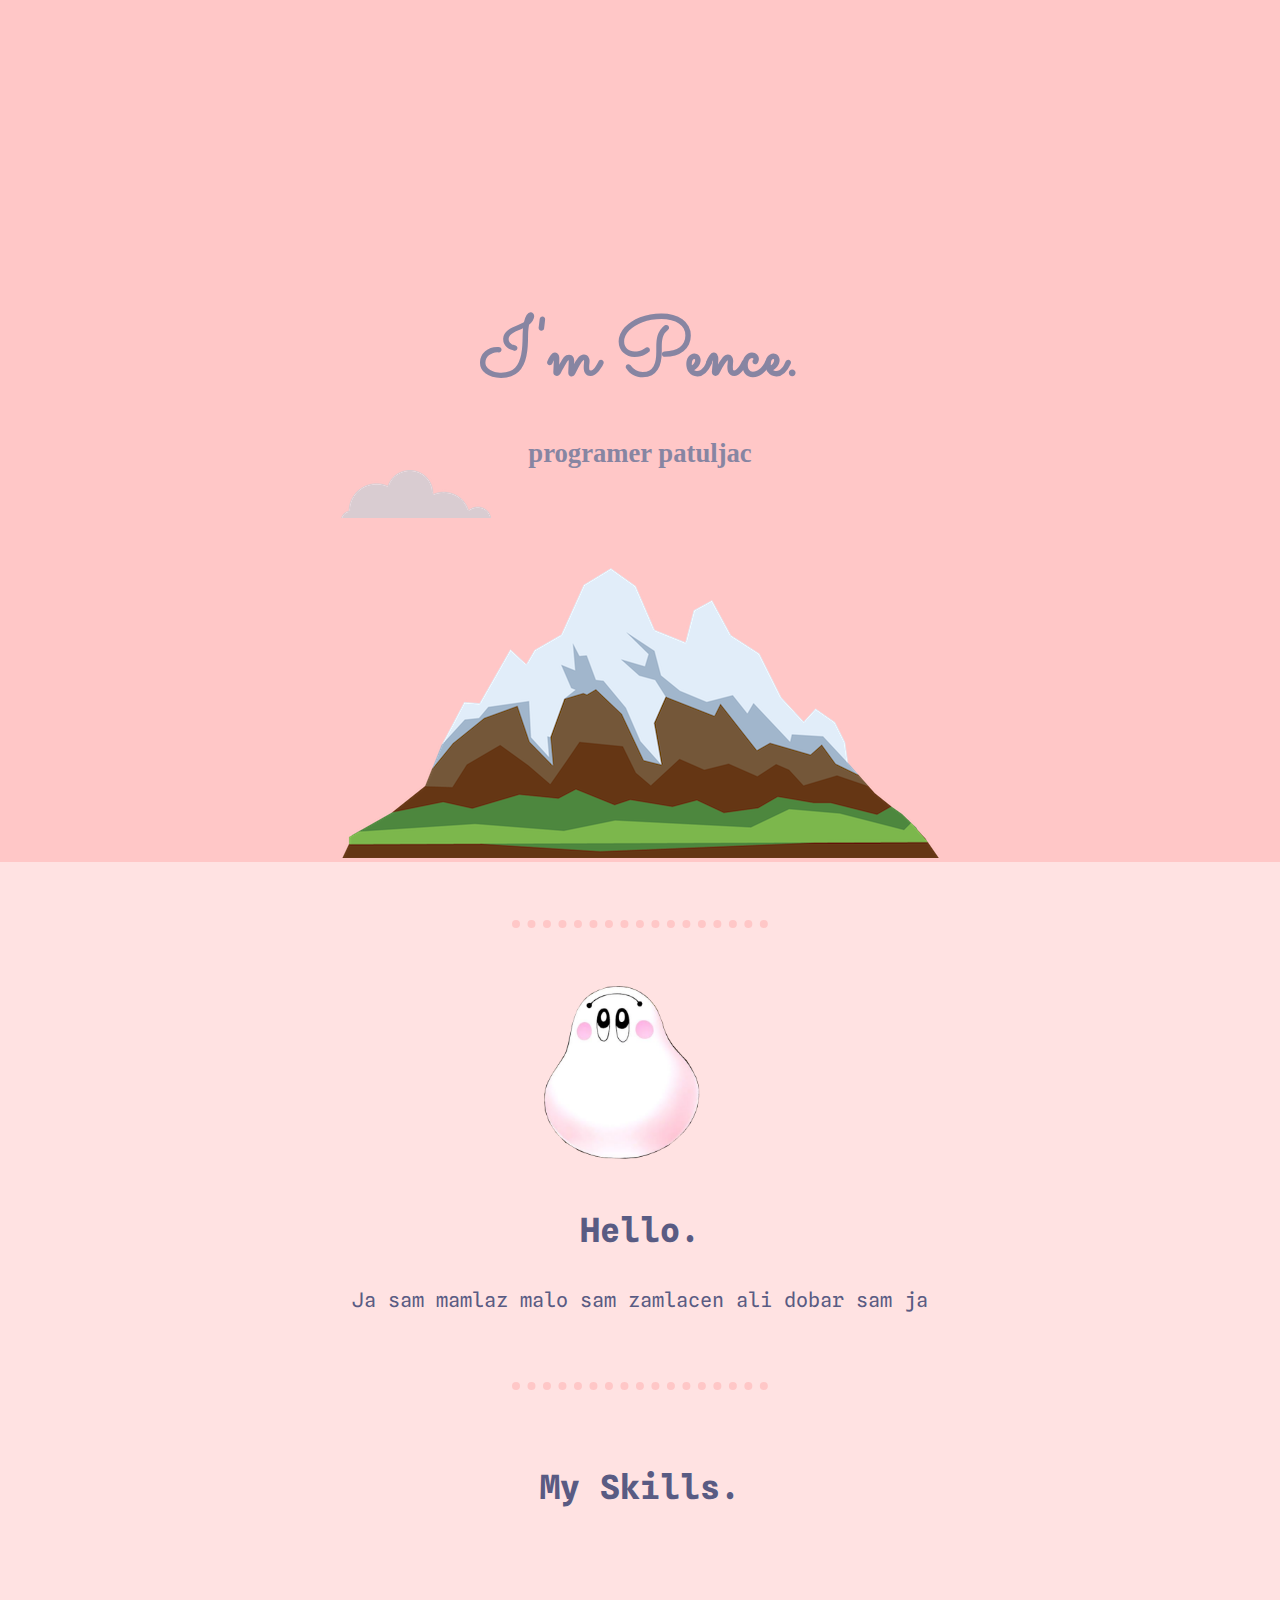
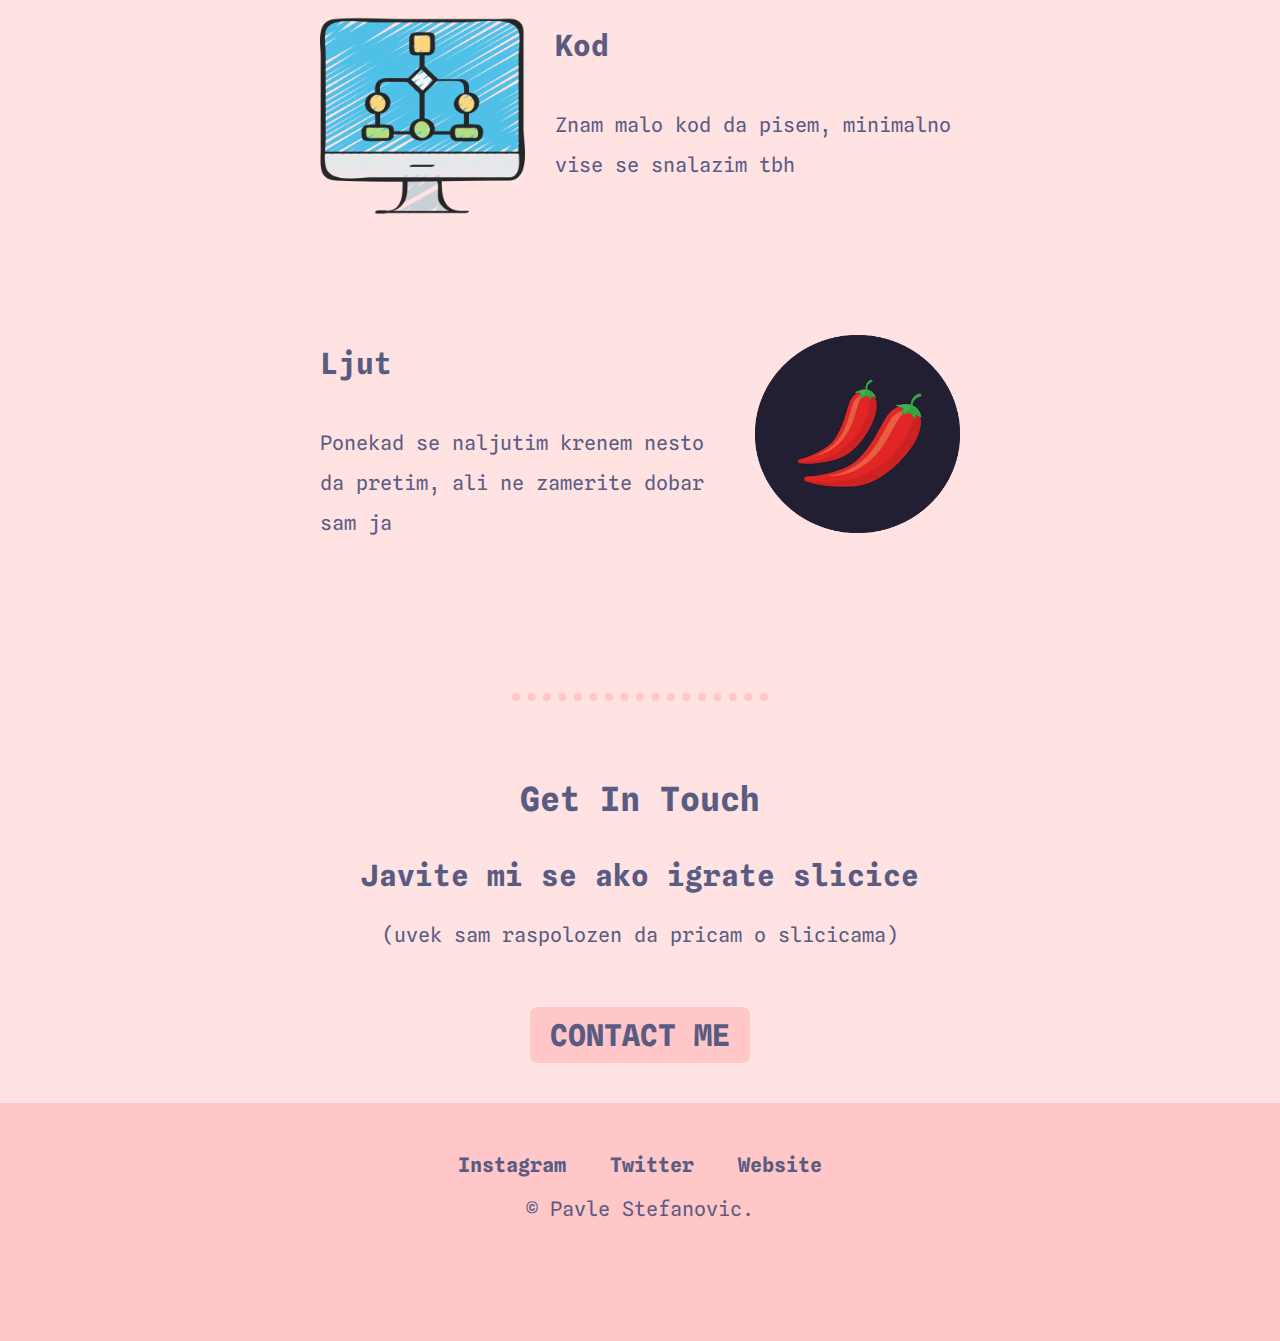
<file: index.html>
<!DOCTYPE html>
<html lang="en" dir="ltr">

<head>
  <meta charset="utf-8">
  <title>Pavle Stefanovic - Web Dev CV</title>

  <link rel="stylesheet" href="css/style.css">
  <link rel="icon" href="images/monkey-icon-19.jpg?v=2">
  <link href="http://fonts.cdnfonts.com/css/broadley" rel="stylesheet">
  <link rel="preconnect" href="https://fonts.googleapis.com">
  <link rel="preconnect" href="https://fonts.gstatic.com" crossorigin>
  <link href="https://fonts.googleapis.com/css2?family=Spline+Sans+Mono:wght@300;400;500;600;700&display=swap" rel="stylesheet">
   <link href="https://fonts.googleapis.com/css2?family=Cookie&family=Sacramento&family=Spline+Sans+Mono:wght@300;400;500;600;700&display=swap" rel="stylesheet">
</head>

<body>
  <div class="head_div">
    <h1 class="title">I'm Pence.</h1>

    <h2 class="pupi">programer patuljac</h2>
    <img class="left_cloud" src="images/cloud.png">
    <img src="images/mountain.png">
  </div>


  <div class="middle-container">
    <hr>
    <div class="profile">
      <img class="marshmallow" src="images/marshmallon.png">
      <h2>Hello.</h2>
      <p>Ja sam mamlaz malo sam zamlacen ali dobar sam ja</p>
    </div>
    <hr>
    <div class="skills">
      <h2>My Skills.</h2>
      <div class="skill-row">
        <img class="computer" src="images/computer.png">
        <h3>Kod</h3>
        <p>Znam malo kod da pisem, minimalno vise se snalazim tbh</p>
      </div>
      <div class="skill-row">
        <img class="chillies" src="images/chillies.png" alt="">
        <h3>Ljut</h3>
        <p>Ponekad se naljutim krenem nesto da pretim, ali ne zamerite dobar sam ja</p>
      </div>
    </div>
    <hr>
    <div class="contact-me">
      <h2>Get In Touch</h2>
      <h3>Javite mi se ako igrate slicice</h3>
      <p>(uvek sam raspolozen da pricam o slicicama)</p>
      <a class="btn" href="mailto:poopy@email.com">CONTACT ME</a>
    </div>
  </div>


  <div class="bottom-container">
    <a class="footer-link" href="https://www.instagram.com/lifter.adolf/">Instagram</a>
    <a class="footer-link" href="https://twitter.com/kanyewest">Twitter</a>
    <a class="footer-link" href="http://crnja.com">Website</a>
    <p>© Pavle Stefanovic.</p>
  </div>

</body>

</html>
</file>
<file: css/style.css>
.head_div {
  background-color: #FFC7C7;
  text-align: center;
  padding-top: 300px;
}

.pupi {
  font-family: 'Comic Sans MS';
  font-weight: bolder;
  color: #8785A2;
  font-size: 20pt;
}

h2 {
  font-family: 'Spline Sans Mono', monospace;
  font-weight: bolder;
  color: #595B83;
  font-size: 25pt;
  padding-bottom: 10px;
}

h3 {
  font-family: 'Spline Sans Mono', monospace;
  font-weight: bold;
  color: #595B83;
  font-size: 22pt;
}

p {
  font-family: 'Spline Sans Mono', monospace;
  font-size: 15pt;
  color: #595B83;
  font-size: bold;
  padding-bottom: 50px;

}
a{
  font-family: 'Spline Sans Mono', monospace;
  font-size: 15pt;
  color: #595B83;
  font-weight:bold;
  padding-top: 10px;
}

.title {
  font-family: 'Sacramento', cursive;
  font-size: 80px;
  color: #8785A2;
}


.marshmallow {
  width: 15%;
  height: 30%;
}

.left_cloud {
  position: absolute;
  top: 470px;
}

.chillies{
  width:205.047px;
  height:197.750px;
  margin-left: 30px;
  float: right;
}
.computer{
  width:205.047px;
  height:197.750px;
  margin-right: 30px;
  float: left;

}

hr{
  border-style: none;
  border-top-style: dotted;
  width: 20%;
  border-size: 10;
  height: 0px;
  border-color:#FFC7C7;
  border-width: 8px;
  padding-bottom: 50px;
}


body {
  margin: 0px;
  text-align: center;
  align-items: center;
}

h1 {
  margin-top: 0px;
  margin-bottom: 0px;
}

.middle-container {
  margin-top: 0px;
  padding-top:50px;
  background-color:#FFE2E2;
  text-align: center;
  padding-bottom: 50px;
}

.bottom-container {
  background-color:#FFC7C7;
  text-align: center;
  padding-top: 50px;
  padding-bottom: 50px;
}
.skill-row{
  width:50%;
  text-align: left;
  line-height: 2;
  margin: 100px auto 100px auto;
}
.btn {
  border-radius: 8px;
  font-family: 'Spline Sans Mono', monospace;
  color: #595B83;
  font-size: 30px;
  background: #FFC7C7;
  padding: 10px 20px 10px 20px;
  text-decoration: none;

}

.btn:hover {
  background: #f4abc5;
  text-decoration: none;
}

.footer-link{
  text-decoration: none;
  padding-left: 20px;
  padding-right: 20px;
  padding-bottom:30px;
}
</file>
